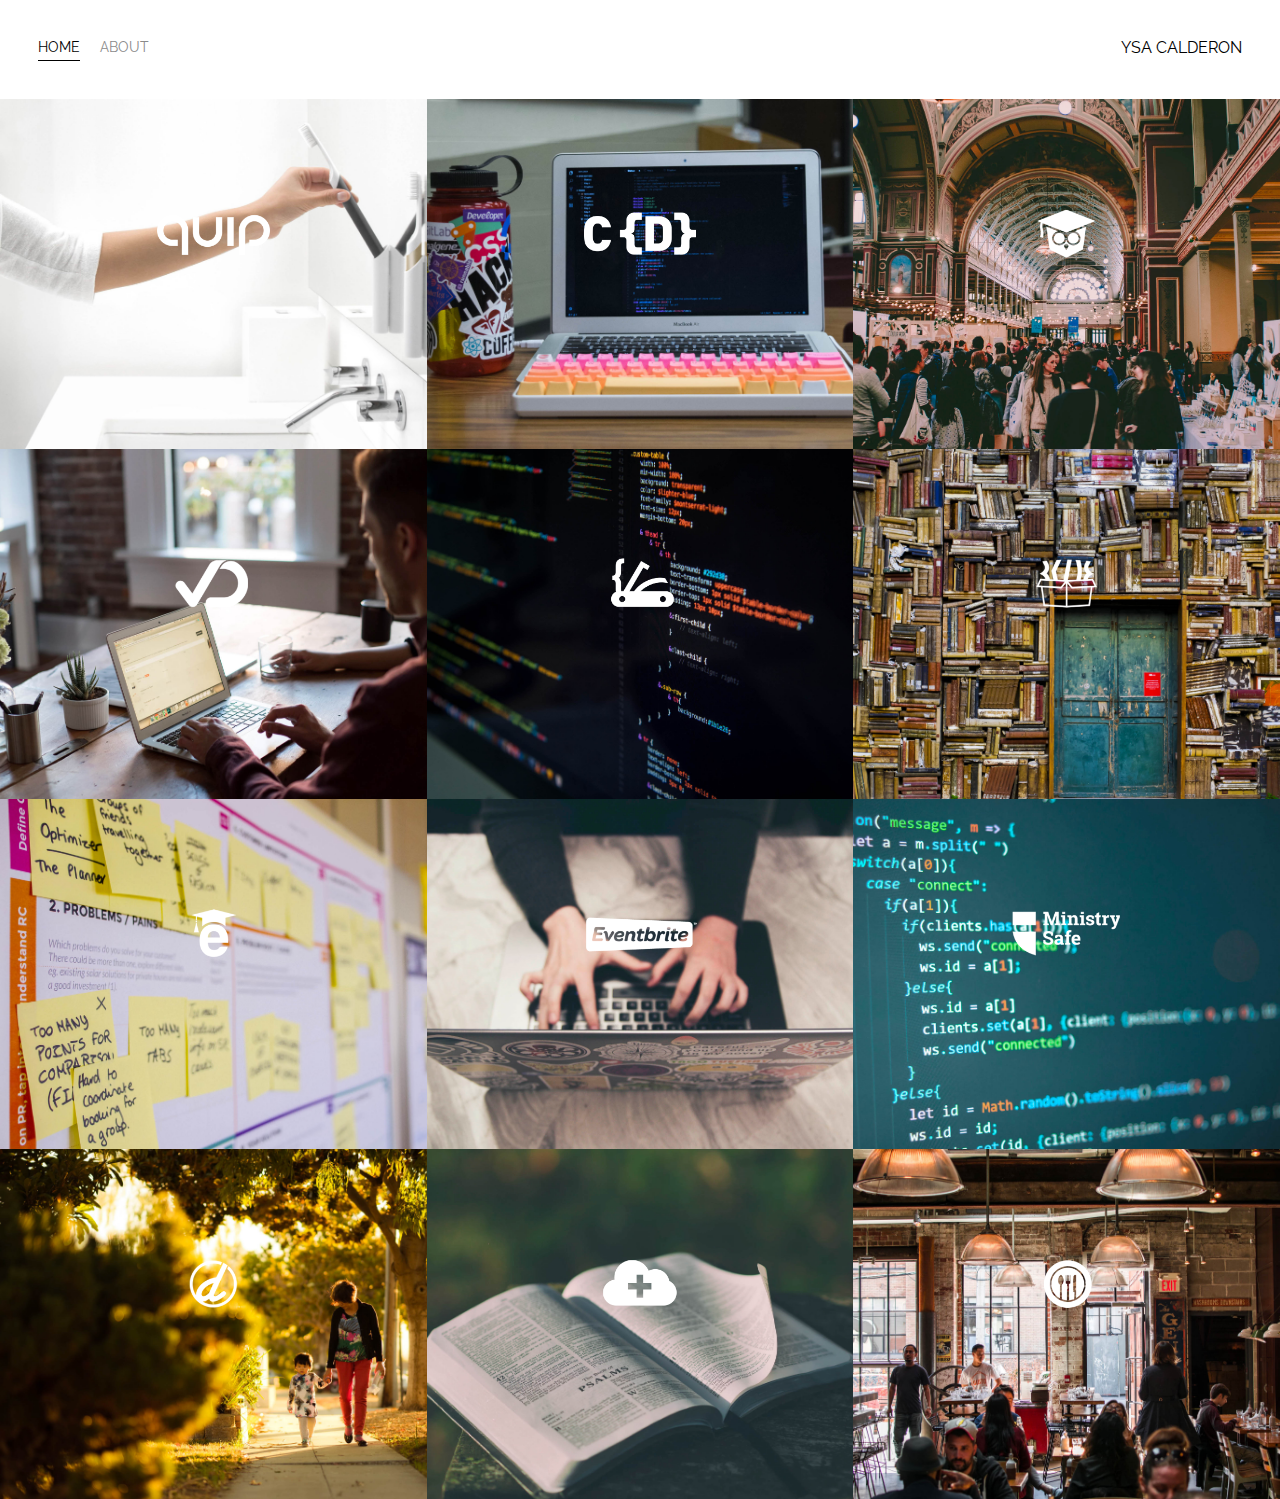
<file: index.html>
<!DOCTYPE html>
<html>
<head>
    <meta charset = "utf-8" />
    <title>Home</title>
    <link href="https://fonts.googleapis.com/css2?family=Raleway:wght@300&display=swap" rel="stylesheet">
    <link rel = "stylesheet" href = "styles.css">
</head>
<body>
    <!--
    <div class = "placeholder">       // create dividers 
        I'm in a div
    </div>

    <div class = "anotherClass">
        I'm in another class
    </div>
    -->
    <div class = "container"> <!--where the application is going to go--> 
            <div class="nav-wrapper">   <!--also gives line breaks-->
                <div class="left-side">
                    <div class="nav-link-wrapper active-nav-link">  
                        <a href = "index.html">Home</a>  <!--<a href = "link to another page"> Title of link</>-->
                    </div>

                    <div class="nav-link-wrapper">
                        <a href = "about.html">About</a>
                    </div>
                </div>

                <div class="right-side">
                    <div class="brand">
                        <div>YSA CALDERON</div>
                    </div>
                </div>
            </div>

            <div class="content-wrapper">
                <div class="portfolio-items-wrapper">

                    <div class="portfolio-item-wrapper">
                        <div class="portfolio-img-background" style="background-image:url(images/portfolio1.jpg)";></div> <!--when you want a direct link to the image-->
                        
                        <div class="img-text-wrapper">
                            <div class="logo-wrapper">
                                <img src="images/logos/quip.png">
                            </div>

                            <div class="subtitle">
                                I built the Quip Ecommerce platform, names Opal in 2021.
                            </div>
                        </div>
                    </div>

                    <div class="portfolio-item-wrapper">
                        <div class="portfolio-img-background" style="background-image:url(images/portfolio2.jpg)";></div> <!--when you want a direct link to the image-->
                        
                        <div class="img-text-wrapper">
                            <div class="logo-wrapper">
                                <img src="images/logos/crondose.png">
                            </div>

                            <div class="subtitle">
                                I built the Quip Ecommerce platform, names Opal in 2021.
                            </div>
                        </div>
                    </div>

                    <div class="portfolio-item-wrapper">
                        <div class="portfolio-img-background" style="background-image:url(images/portfolio3.jpg)";></div> <!--when you want a direct link to the image-->
                        
                        <div class="img-text-wrapper">
                            <div class="logo-wrapper">
                                <img src="images/logos/dailysmarty.png">
                            </div>

                            <div class="subtitle">
                                I built the Quip Ecommerce platform, names Opal in 2021.
                            </div>
                        </div>
                    </div>

                    <div class="portfolio-item-wrapper">
                        <div class="portfolio-img-background" style="background-image:url(images/portfolio4.jpg)";></div> <!--when you want a direct link to the image-->
                        
                        <div class="img-text-wrapper">
                            <div class="logo-wrapper">
                                <img src="images/logos/dashtrack.png">
                            </div>

                            <div class="subtitle">
                                I built the Quip Ecommerce platform, names Opal in 2021.
                            </div>
                        </div>
                    </div>

                    <div class="portfolio-item-wrapper">
                        <div class="portfolio-img-background" style="background-image:url(images/portfolio5.jpg)";></div> <!--when you want a direct link to the image-->
                        
                        <div class="img-text-wrapper">
                            <div class="logo-wrapper">
                                <img src="images/logos/devcamp.png">
                            </div>

                            <div class="subtitle">
                                I built the Quip Ecommerce platform, names Opal in 2021.
                            </div>
                        </div>
                    </div>

                    <div class="portfolio-item-wrapper">
                        <div class="portfolio-img-background" style="background-image:url(images/portfolio6.jpg)";></div> <!--when you want a direct link to the image-->
                        
                        <div class="img-text-wrapper">
                            <div class="logo-wrapper">
                                <img src="images/logos/devtrunk.png">
                            </div>

                            <div class="subtitle">
                                I built the Quip Ecommerce platform, names Opal in 2021.
                            </div>
                        </div>
                    </div>

                    <div class="portfolio-item-wrapper">
                        <div class="portfolio-img-background" style="background-image:url(images/portfolio7.jpg)";></div> <!--when you want a direct link to the image-->
                        
                        <div class="img-text-wrapper">
                            <div class="logo-wrapper">
                                <img src="images/logos/edutechional.png">
                            </div>

                            <div class="subtitle">
                                I built the Quip Ecommerce platform, names Opal in 2021.
                            </div>
                        </div>
                    </div>

                    <div class="portfolio-item-wrapper">
                        <div class="portfolio-img-background" style="background-image:url(images/portfolio8.jpg)";></div> <!--when you want a direct link to the image-->
                        
                        <div class="img-text-wrapper">
                            <div class="logo-wrapper">
                                <img src="images/logos/eventbrite.png">
                            </div>

                            <div class="subtitle">
                                I built the Quip Ecommerce platform, names Opal in 2021.
                            </div>
                        </div>
                    </div>

                    <div class="portfolio-item-wrapper">
                        <div class="portfolio-img-background" style="background-image:url(images/portfolio9.jpg)";></div> <!--when you want a direct link to the image-->
                        
                        <div class="img-text-wrapper">
                            <div class="logo-wrapper">
                                <img src="images/logos/ministry-safe.png">
                            </div>

                            <div class="subtitle">
                                I built the Quip Ecommerce platform, names Opal in 2021.
                            </div>
                        </div>
                    </div>

                    <div class="portfolio-item-wrapper">
                        <div class="portfolio-img-background" style="background-image:url(images/portfolio10.jpg)";></div> <!--when you want a direct link to the image-->
                        
                        <div class="img-text-wrapper">
                            <div class="logo-wrapper">
                                <img src="images/logos/open-devos.png">
                            </div>

                            <div class="subtitle">
                                I built the Quip Ecommerce platform, names Opal in 2021.
                            </div>
                        </div>
                    </div>

                    <div class="portfolio-item-wrapper">
                        <div class="portfolio-img-background" style="background-image:url(images/portfolio11.jpg)";></div> <!--when you want a direct link to the image-->
                        
                        <div class="img-text-wrapper">
                            <div class="logo-wrapper">
                                <img src="images/logos/shop-hacker.png">
                            </div>

                            <div class="subtitle">
                                I built the Quip Ecommerce platform, names Opal in 2021.
                            </div>
                        </div>
                    </div>

                    <div class="portfolio-item-wrapper">
                        <div class="portfolio-img-background" style="background-image:url(images/portfolio12.jpg)";></div> <!--when you want a direct link to the image-->
                        
                        <div class="img-text-wrapper">
                            <div class="logo-wrapper">
                                <img src="images/logos/toastability.png">
                            </div>

                            <div class="subtitle">
                                I built the Quip Ecommerce platform, names Opal in 2021.
                            </div>
                        </div>
                    </div>

                </div>
            </div>

        </div>
</body>
<script>
    const portfolioItems = document.querySelectorAll('.portfolio-item-wrapper')
    
    portfolioItems.forEach(portfolioItem => {
        portfolioItem.addEventListener('mouseover', () => {
            console.log(portfolioItem.childNodes[1].classList);
            portfolioItem.childNodes[1].classList.add('img-darken');
        })

        portfolioItem.addEventListener('mouseout', () => {
            portfolioItem.childNodes[1].classList.remove('img-darken');
        })
    })
</script>
</html>
</file>
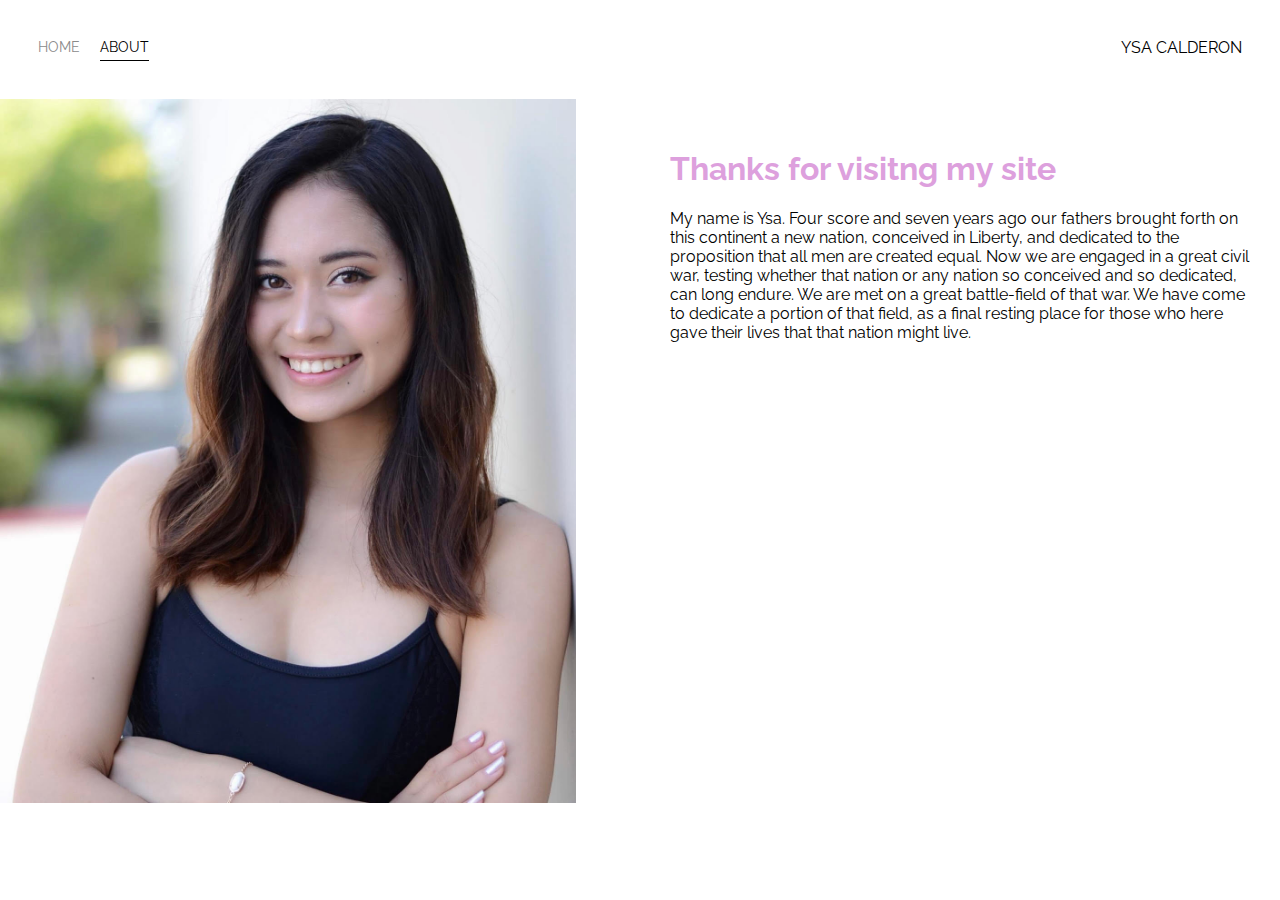
<file: about.html>
<!DOCTYPE html>
<html>
<head>
    <meta charset = "utf-8" />
    <title>About</title>
    <link href="https://fonts.googleapis.com/css2?family=Raleway:wght@300&display=swap" rel="stylesheet">
    <link rel = "stylesheet" href = "styles.css">
</head>
<body>

    <div class = "container"> <!--where the application is going to go--> 
            <div class="nav-wrapper">   <!--also gives line breaks-->
                <div class="left-side">
                    <div class="nav-link-wrapper">  
                        <a href = "index.html">Home</a>  <!--<a href = "link to another page"> Title of link</>-->
                    </div>

                    <div class="nav-link-wrapper active-nav-link"> <!--adds the style active state (line under about and home buttons)-->
                        <a href = "about.html">About</a>
                    </div>
                </div>

                <div class="right-side">
                    <div class="brand">
                        <div>YSA CALDERON</div>
                    </div>
                </div>
            </div>

            <div class="content-wrapper">
                <div class="two-column-wrapper">
                    <div class="profile-image-wrapper">
                        <img src="images/Anafe_Photo.jpg">
                    </div>

                    <div class="profile-content-wrapper">
                        <h1>Thanks for visitng my site</h1>
                        <p>My name is Ysa. Four score and seven years ago our fathers brought forth on this continent a new nation, conceived in Liberty, and dedicated to the proposition that all men are created equal.
                            Now we are engaged in a great civil war, testing whether that nation or any nation so conceived and so dedicated, can long endure. We are met on a great battle-field of that war. We have come to dedicate a portion of that field, as a final resting place for those who here gave their lives that that nation might live.
                        </p>
                    </div>

                </div>
            </div>

        </div>
</body>

</html>
</file>
<file: styles.css>
/* Master styles */
body {
    font-family: "Raleway", sans-serif;
    margin: 0px; /*remove margin on the end bc standard has marginc*/
}

.container {
    display: grid;
    grid-template-columns: 1fr; /*layout of the page is not columns; 1fr takes up end to end of the page*/
}

/* Nav styles */
.nav-wrapper {
    display: flex; /* flex-style: makes the text not on top of each other but rather left or right of each other */
    justify-content: space-between; /* makes the text go on the sides */
    padding: 38px; /* adds pixels to the padding */
}

.left-side {
    display: flex; 
}

.nav-wrapper > .left-side > div{ /*go to navwrapper, go to left side, grab div*/
    margin-right: 20px;
    font-size: 0.9em;  
    text-transform: uppercase; /*converts text to whatever case you want*/
}

.nav-link-wrapper {
    height: 22px;
    border-bottom: 1px solid transparent;
    transition: border-bottom 0.5s; /*animates the bottom for .5 sec*/
}

.nav-link-wrapper a { /*just grabbing a link in nav link wrapper*/
    color: #8a8a8a;
    text-decoration: none;
    transition: color 0.5s;
}

.nav-link-wrapper:hover { /*checks for when hover occurs*/
    border-bottom: 1px solid black;
}


.nav-link-wrapper a:hover {  /*so that Home and About will be black when hovered over*/
    color: black;
}

.active-nav-link {
    border-bottom: 1px solid black;
}

.active-nav-link a{
    color: black !important; /* need to ovverride reg color behavior */
}

/* Portfolio styles */

.portfolio-items-wrapper {
    display: grid;
    grid-template-columns: 1fr 1fr 1fr; /*makes it so that it makes three columns*/
}

.portfolio-item-wrapper {
    position: relative; /*makes it easier to move items around*/
}

.portfolio-img-background {
    height: 350px;
    width: 100%;
    background-size: cover; /*crop so that images sit nicely next to each other*/
    background-position: center;
    background-repeat: no-repeat;
}

.img-text-wrapper {
    position: absolute;  /*forces this element to be somehwere where it usually wouldn't go*/
    top: 0;
    display: flex;    /*for text*/
    flex-direction: column;
    justify-content: center;
    align-items: center;
    height: 100%;
    text-align: center;
    padding-left: 100px;
    padding-right: 100px;
}

.logo-wrapper img{
    width: 50%;
    margin-bottom: 20px;
}

/* Needs to be more specific with selector */

.img-text-wrapper .subtitle { /* to make it so that the subtitile is transparent at the beginning */
    transition: 1s;
    font-weight: 600;   /* to make the transition smoother between transparent and not */
    color: transparent;
}

.img-text-wrapper:hover .subtitle {
    font-weight: 600;
    color: plum;
}

.img-darken {
    transition: 1s; /* we know we want to animate it so we add a transition */
    filter: brightness(10%);
}

/* About page */
.two-column-wrapper {
    display: grid;
    grid-template-columns: 1fr 1fr;
}

.profile-image-wrapper img {
    width: 90%;
}

.profile-content-wrapper {
    padding: 30px;
}

.profile-content-wrapper h1 {
    color: plum;
}
</file>
